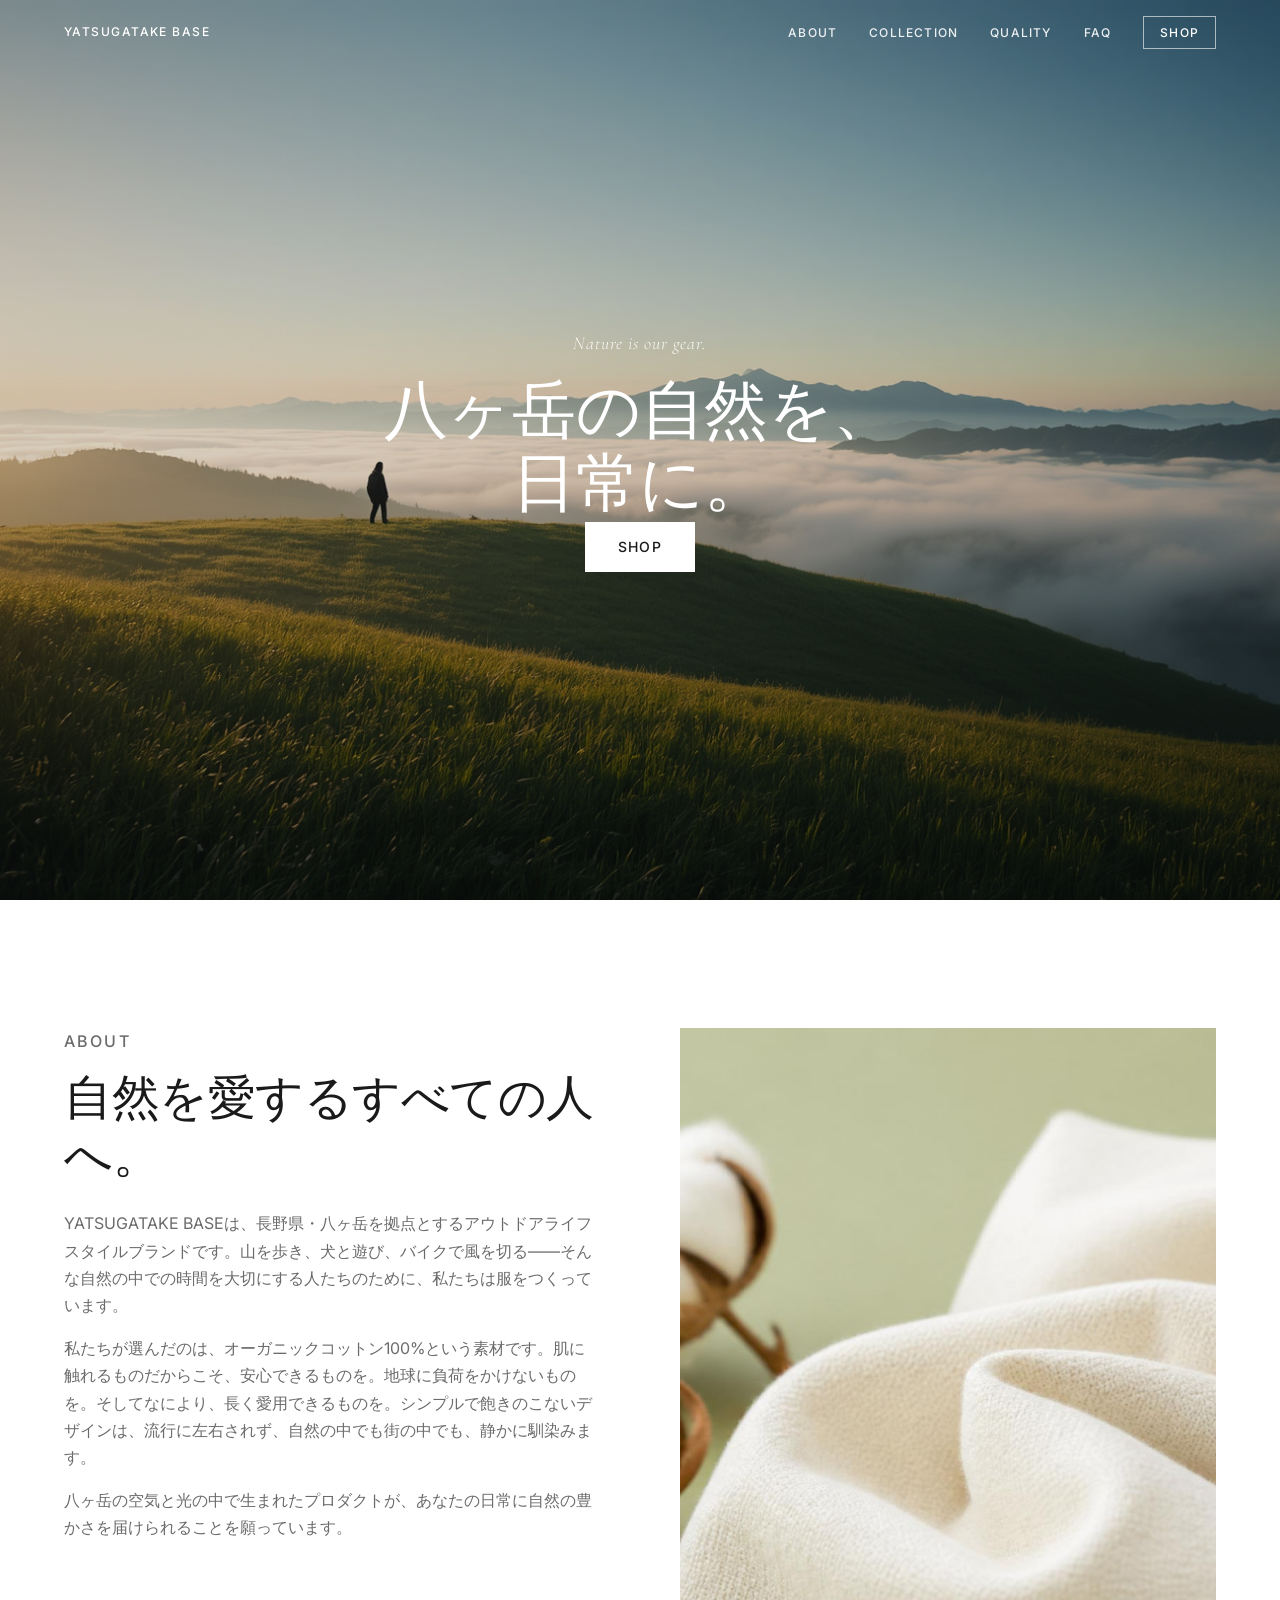
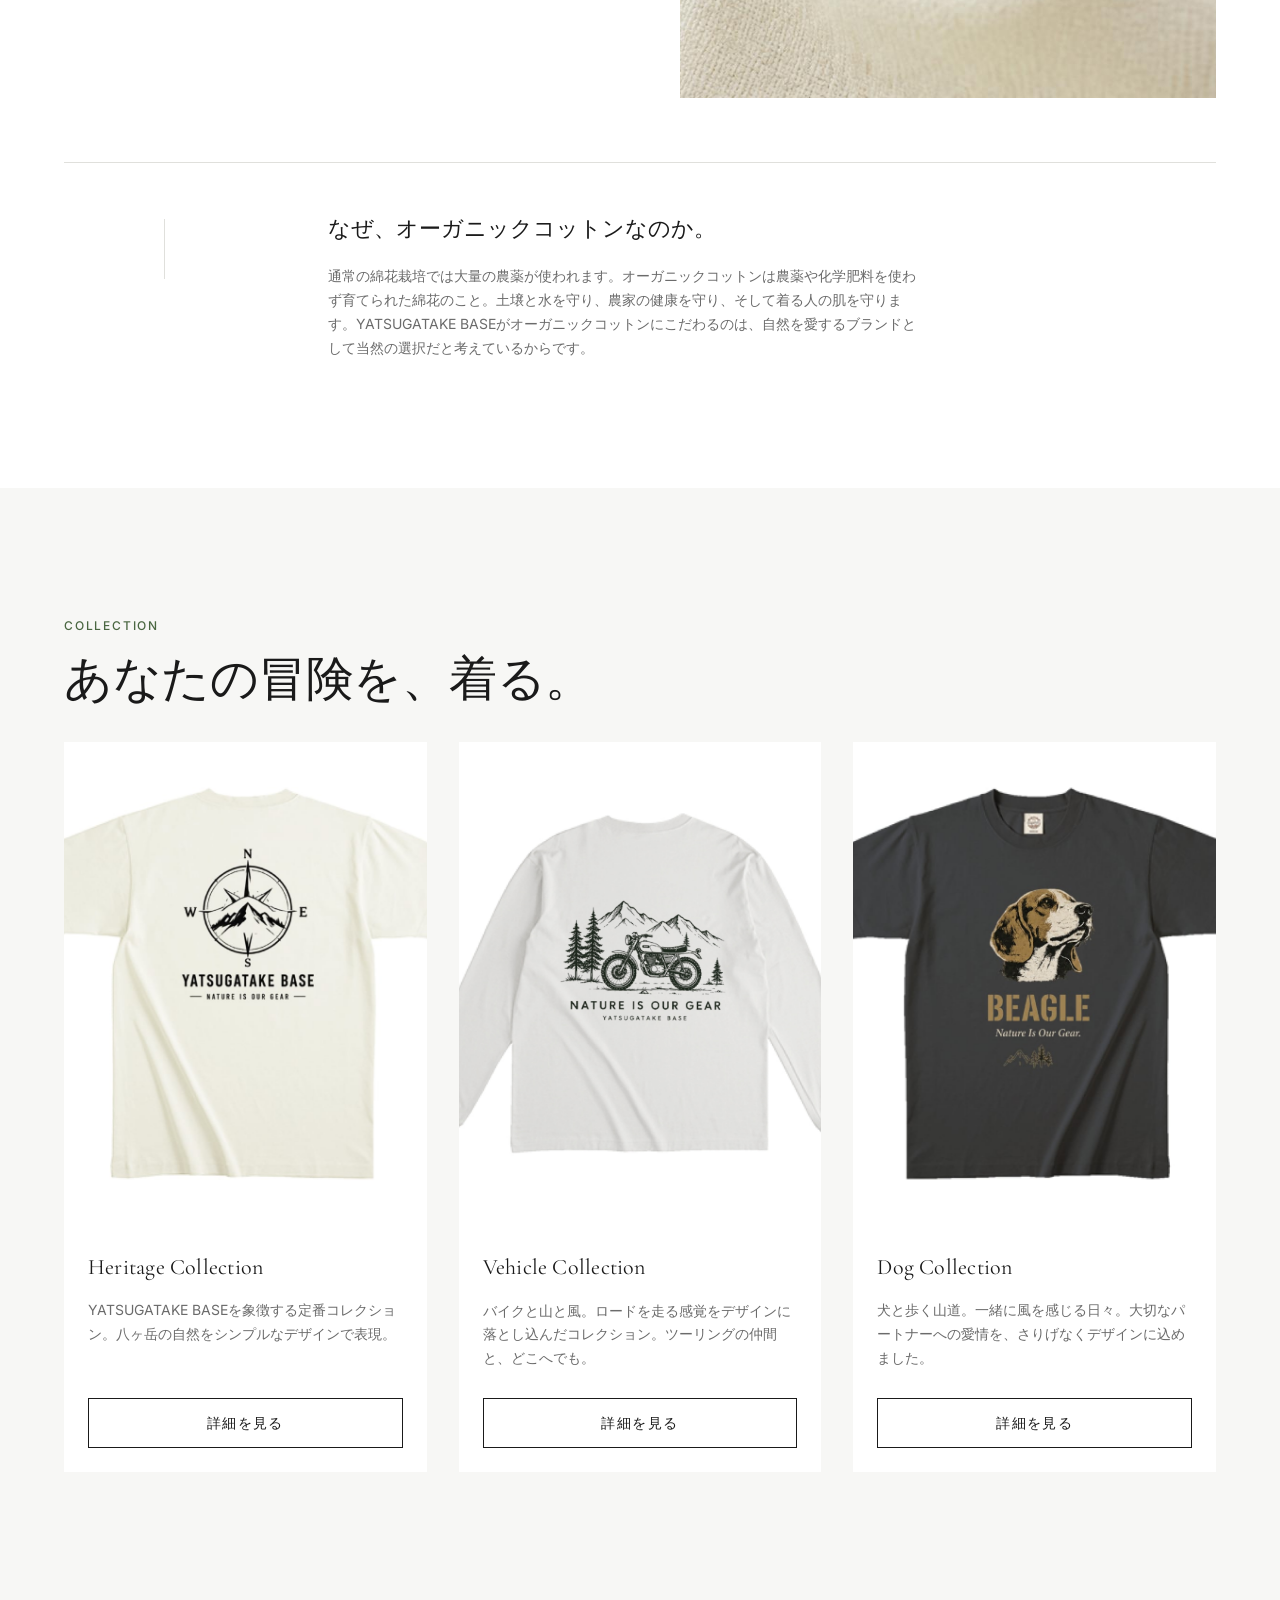
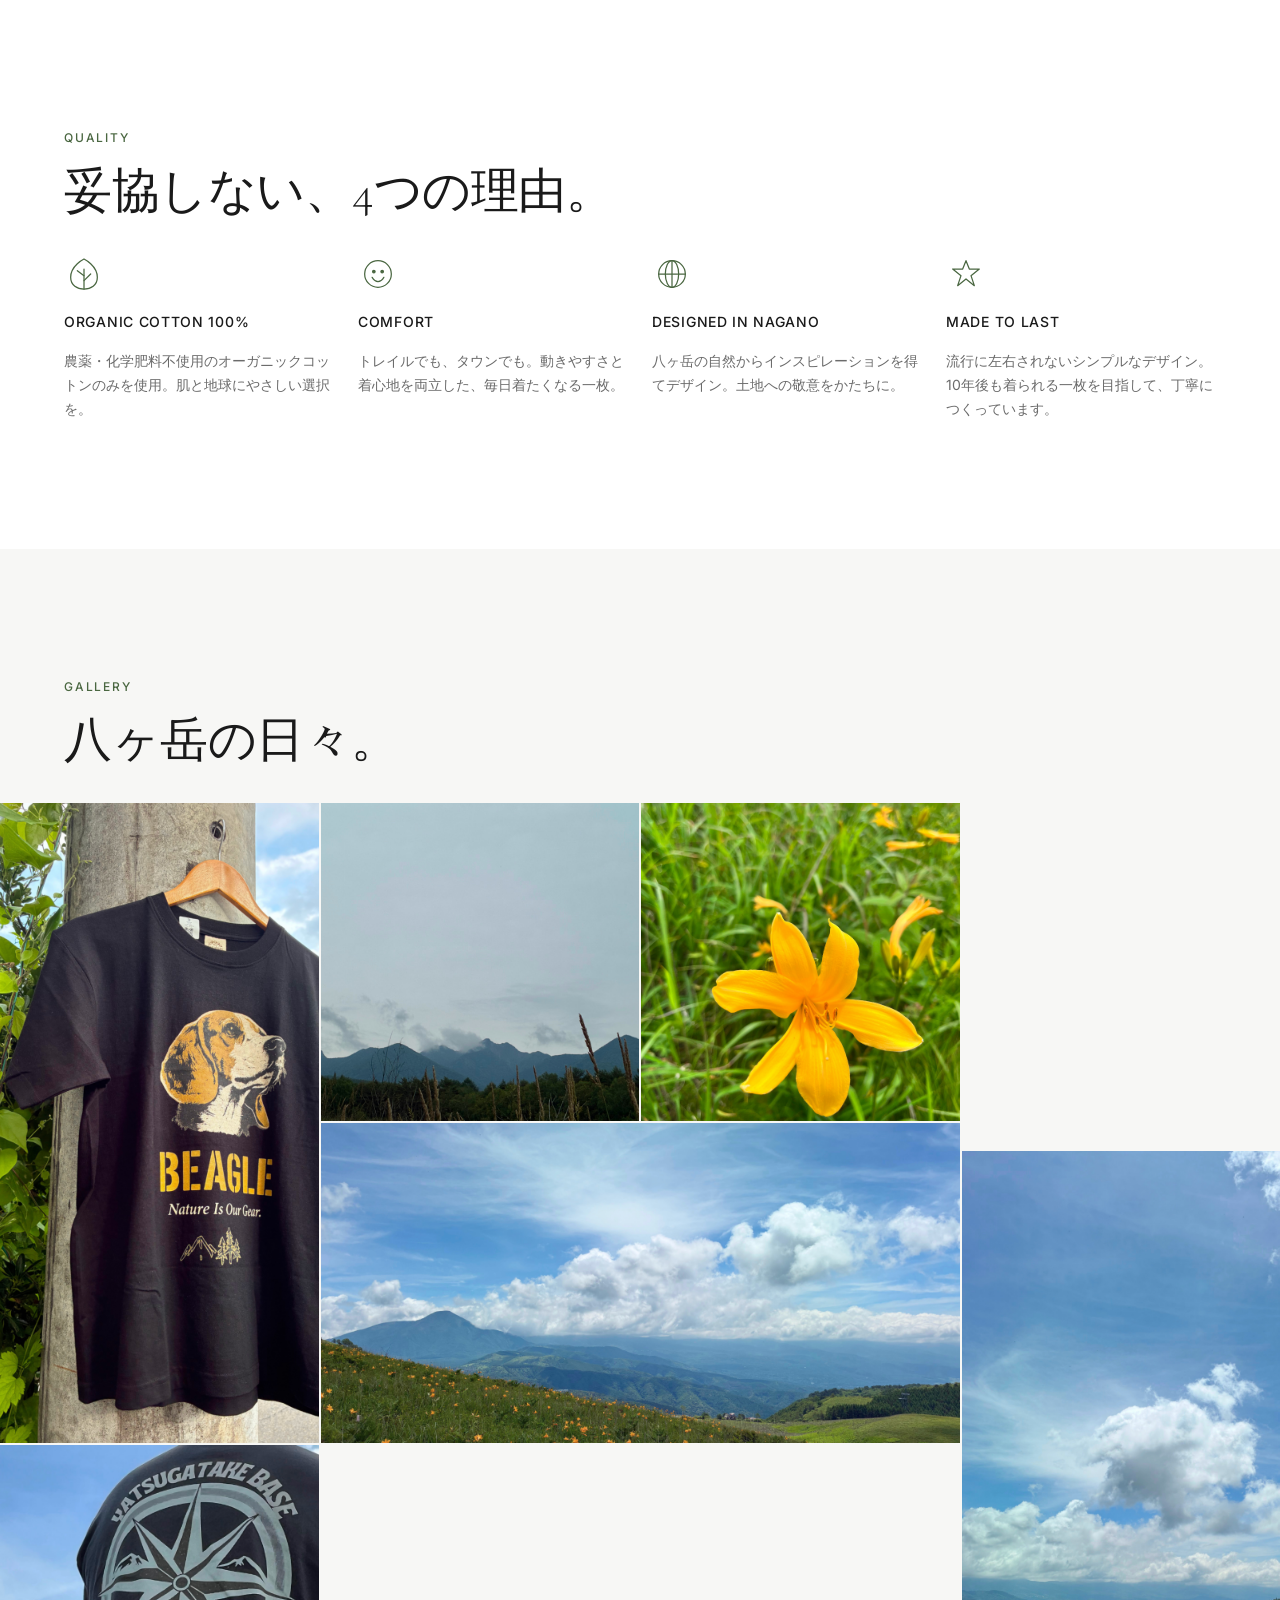
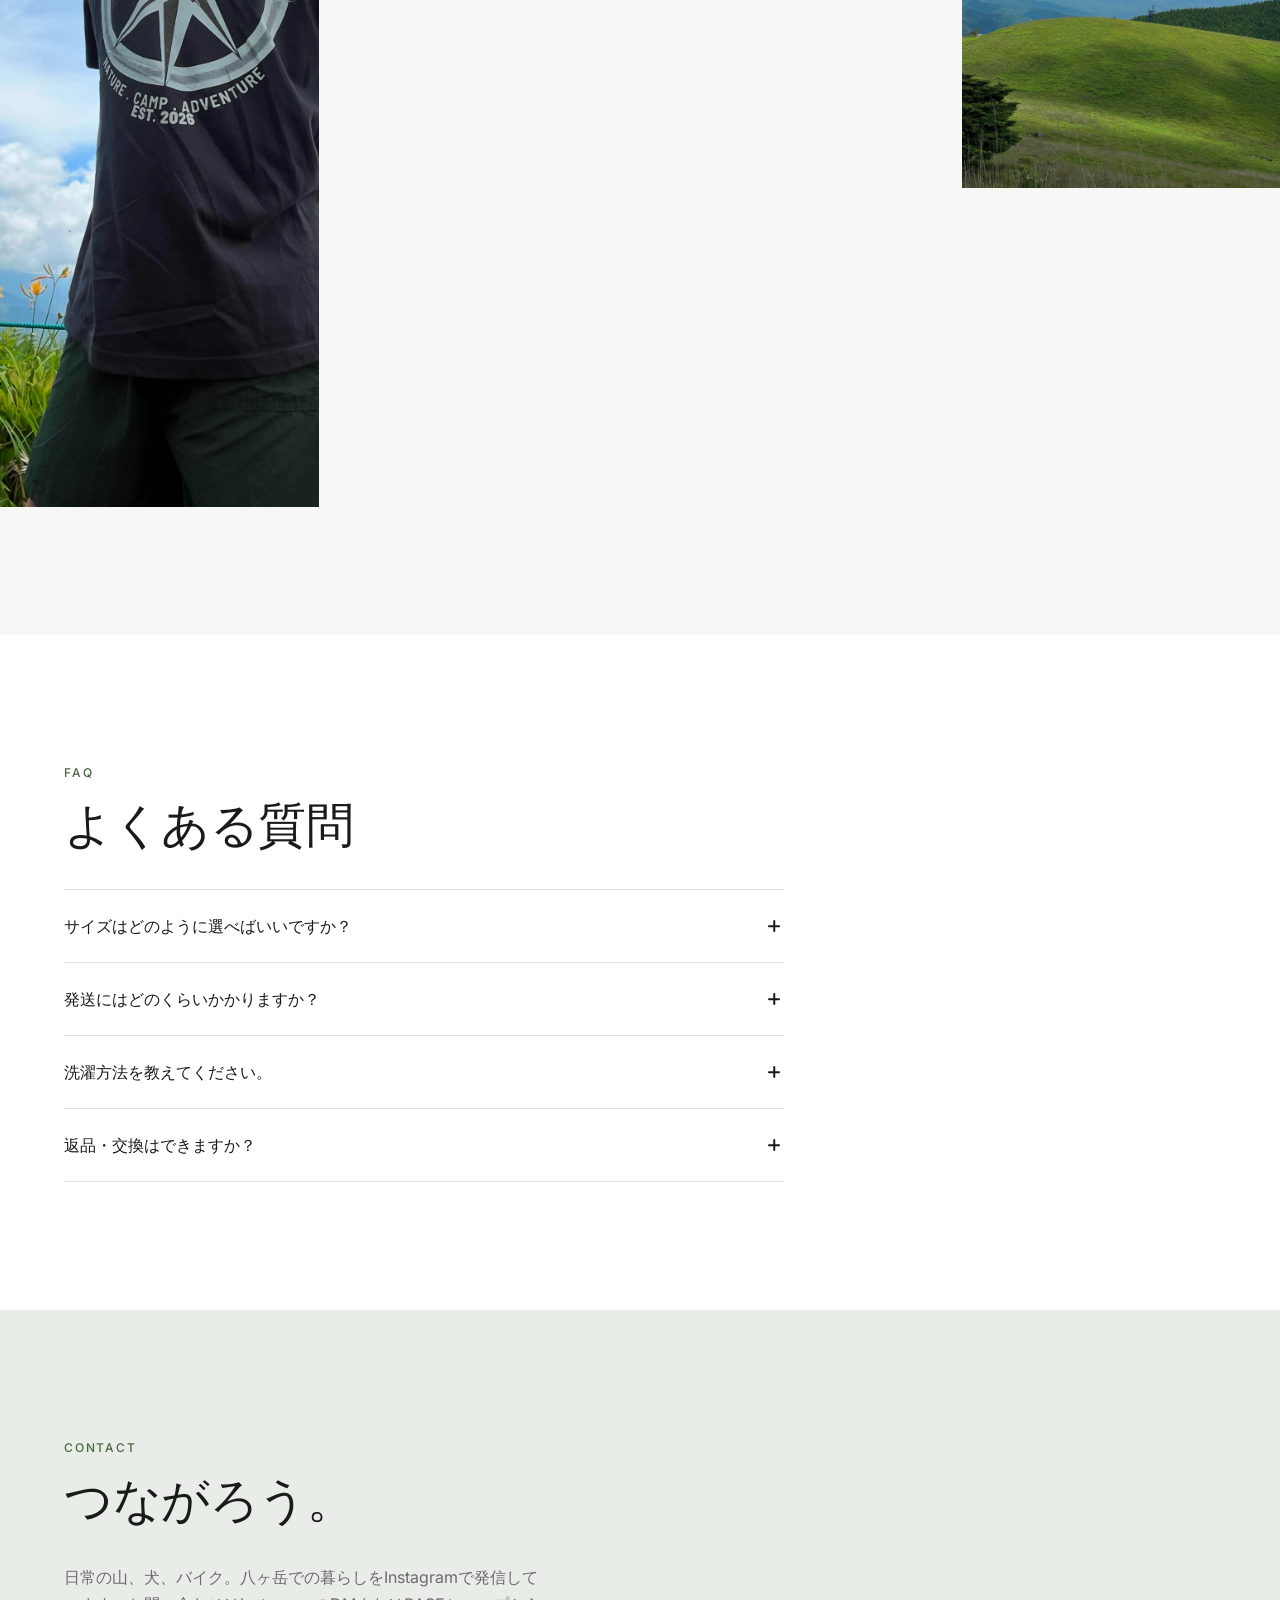
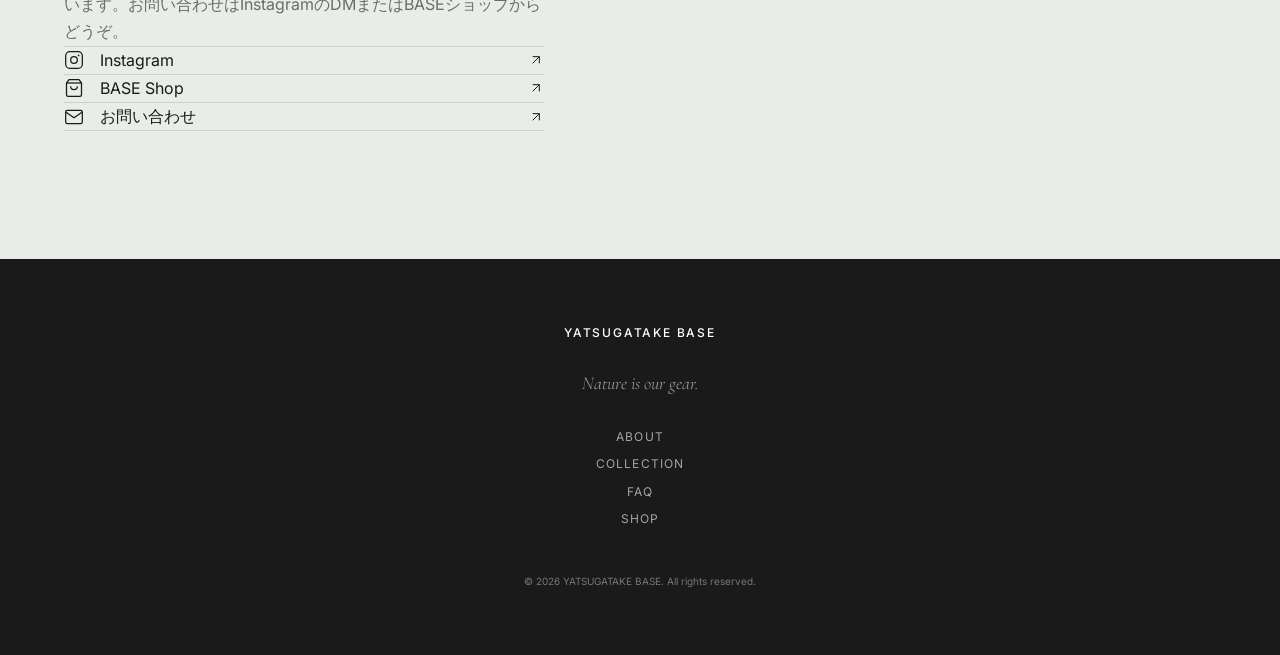
<file: index.html>
<!DOCTYPE html>
<html lang="ja">
<head>
  <meta charset="UTF-8">
  <meta name="viewport" content="width=device-width, initial-scale=1.0">
  
  <!-- Google Search Console -->
  <meta name="google-site-verification" content="qHilZ-xT5h7CHuc9KNuH-vCm6bvmGzHktxObt4ee-b4" />

  <!-- SEO -->
  <title>YATSUGATAKE BASE | Nature is our gear.</title>
  <meta name="description" content="八ヶ岳の自然を日常に。オーガニックコットン100%のライフスタイルウェアブランド YATSUGATAKE BASE。山と、犬と、自然を愛する人のために。">
  <meta name="keywords" content="八ヶ岳,アウトドア,オーガニックコットン,Tシャツ,ライフスタイルブランド,長野,YATSUGATAKE BASE">
  <meta name="author" content="YATSUGATAKE BASE">

  <!-- OGP -->
  <meta property="og:title" content="YATSUGATAKE BASE | Nature is our gear.">
  <meta property="og:description" content="八ヶ岳の自然を日常に。オーガニックコットン100%のライフスタイルウェアブランド。">
  <meta property="og:type" content="website">
  <link rel="canonical" href="https://yatsugatakebase.com/">
  <meta property="og:url" content="https://yatsugatakebase.com/">

  <!-- フォント -->
  <link rel="preconnect" href="https://fonts.googleapis.com">
  <link rel="preconnect" href="https://fonts.gstatic.com" crossorigin>
  <link href="https://fonts.googleapis.com/css2?family=Cormorant+Garamond:ital,wght@0,300;0,400;1,300;1,400&family=Inter:wght@300;400;500&display=swap" rel="stylesheet">

  <!-- ファビコン -->
  <link rel="icon" type="image/png" href="/favicon.png">
  <link rel="apple-touch-icon" href="/apple-touch-icon.png">

  <!-- スタイルシート -->
  <link rel="stylesheet" href="css/style.css">
</head>
<body>

  <!-- ============================================================
       ヘッダー / ナビゲーション
  ============================================================ -->
  <header class="site-header" role="banner">
    <div class="header-inner">
      <a href="/" class="logo" aria-label="YATSUGATAKE BASE トップへ">
        YATSUGATAKE BASE
      </a>
      <nav class="global-nav" aria-label="グローバルナビゲーション">
        <ul>
          <li><a href="#about">About</a></li>
          <li><a href="#collection">Collection</a></li>
          <li><a href="#quality">Quality</a></li>
          <li><a href="#faq">FAQ</a></li>
          <li>
            <a href="https://yatsubase.official.ec/items/all/" class="nav-shop-btn" target="_blank" rel="noopener noreferrer">
              Shop
            </a>
          </li>
        </ul>
      </nav>
      <!-- モバイルメニューボタン -->
      <button class="menu-toggle" aria-label="メニューを開く" aria-expanded="false" aria-controls="mobile-menu">
        <span></span>
        <span></span>
      </button>
    </div>
    <!-- モバイルメニュー -->
    <nav class="mobile-menu" id="mobile-menu" aria-label="モバイルナビゲーション" aria-hidden="true">
      <ul>
        <li><a href="#about">About</a></li>
        <li><a href="#collection">Collection</a></li>
        <li><a href="#quality">Quality</a></li>
        <li><a href="#faq">FAQ</a></li>
        <li><a href="https://yatsubase.official.ec/items/all/" target="_blank" rel="noopener noreferrer">Shop</a></li>
      </ul>
    </nav>
  </header>

  <main>

    <!-- ============================================================
         ① Hero
    ============================================================ -->
    <section class="hero" aria-label="メインビジュアル">
      <!-- 実際の運用では <img> タグに差し替えてください -->
      <div class="hero-image">
        <img src="images/hero.jpg" alt="八ヶ岳の雄大な自然の風景" loading="eager">
        <div class="hero-overlay" aria-hidden="true"></div>
      </div>
      <div class="hero-content">
        <p class="hero-tagline">Nature is our gear.</p>
        <h1 class="hero-heading">八ヶ岳の自然を、<br>日常に。</h1>
        <a href="https://yatsubase.official.ec/items/all/" class="btn btn-primary" target="_blank" rel="noopener noreferrer">
          SHOP
        </a>
      </div>
    </section>

    <!-- ============================================================
         ② About
    ============================================================ -->
    <section class="section about" id="about" aria-labelledby="about-heading">
      <div class="container">
        <div class="about-grid">
          <div class="about-text reveal">
            <p class="section-label">About</p>
            <h2 id="about-heading">自然を愛するすべての人へ。</h2>
            <p>YATSUGATAKE BASEは、長野県・八ヶ岳を拠点とするアウトドアライフスタイルブランドです。山を歩き、犬と遊び、バイクで風を切る——そんな自然の中での時間を大切にする人たちのために、私たちは服をつくっています。</p>
            <p>私たちが選んだのは、オーガニックコットン100%という素材です。肌に触れるものだからこそ、安心できるものを。地球に負荷をかけないものを。そしてなにより、長く愛用できるものを。シンプルで飽きのこないデザインは、流行に左右されず、自然の中でも街の中でも、静かに馴染みます。</p>
            <p>八ヶ岳の空気と光の中で生まれたプロダクトが、あなたの日常に自然の豊かさを届けられることを願っています。</p>
          </div>
          <div class="about-image reveal">
            <img src="images/AboutCotton.jpg" alt="オーガニックコットン100%の素材" loading="lazy">
          </div>
        </div>

        <!-- オーガニックコットンについて -->
        <div class="about-organic reveal">
          <div class="organic-line" aria-hidden="true"></div>
          <div class="organic-content">
            <h3>なぜ、オーガニックコットンなのか。</h3>
            <p>通常の綿花栽培では大量の農薬が使われます。オーガニックコットンは農薬や化学肥料を使わず育てられた綿花のこと。土壌と水を守り、農家の健康を守り、そして着る人の肌を守ります。YATSUGATAKE BASEがオーガニックコットンにこだわるのは、自然を愛するブランドとして当然の選択だと考えているからです。</p>
          </div>
        </div>
      </div>
    </section>

    <!-- ============================================================
         ③ Collection
    ============================================================ -->
    <section class="section collection" id="collection" aria-labelledby="collection-heading">
      <div class="container">
        <p class="section-label reveal">Collection</p>
        <h2 id="collection-heading" class="reveal">あなたの冒険を、着る。</h2>
        <div class="collection-grid">

          <!-- Heritage Collection -->
          <article class="collection-card reveal">
            <div class="card-image">
              <img src="images/HeritageCollectionTee.jpg" alt="Heritage Collection Tシャツ。八ヶ岳の自然をモチーフにしたデザイン" loading="lazy">
            </div>
            <div class="card-body">
              <h3>Heritage Collection</h3>
              <p>YATSUGATAKE BASEを象徴する定番コレクション。八ヶ岳の自然をシンプルなデザインで表現。</p>
              <a href="https://yatsubase.official.ec/categories/7392181" class="btn btn-ghost" target="_blank" rel="noopener noreferrer">
                詳細を見る
              </a>
            </div>
          </article>

          <!-- Vehicle Collection -->
          <article class="collection-card reveal">
            <div class="card-image">
              <img src="images/VehicleCollectionTee.jpg" alt="Vehicle Collection Tシャツ。車やバイクをモチーフにしたデザイン" loading="lazy">
            </div>
            <div class="card-body">
              <h3>Vehicle Collection</h3>
              <p>バイクと山と風。ロードを走る感覚をデザインに落とし込んだコレクション。ツーリングの仲間と、どこへでも。</p>
              <a href="https://yatsubase.official.ec/categories/7393930" class="btn btn-ghost" target="_blank" rel="noopener noreferrer">
                詳細を見る
              </a>
            </div>
          </article>

          <!-- Dog Collection -->
          <article class="collection-card reveal">
            <div class="card-image">
              <img src="images/DogCollectionTee.jpg" alt="Dog Collection Tシャツ。犬をモチーフにしたデザイン" loading="lazy">
            </div>
            <div class="card-body">
              <h3>Dog Collection</h3>
              <p>犬と歩く山道。一緒に風を感じる日々。大切なパートナーへの愛情を、さりげなくデザインに込めました。</p>
              <a href="https://yatsubase.official.ec/categories/7392192" class="btn btn-ghost" target="_blank" rel="noopener noreferrer">
                詳細を見る
              </a>
            </div>
          </article>

        </div>
      </div>
    </section>

    <!-- ============================================================
         ④ Quality
    ============================================================ -->
    <section class="section quality" id="quality" aria-labelledby="quality-heading">
      <div class="container">
        <p class="section-label reveal">Quality</p>
        <h2 id="quality-heading" class="reveal">妥協しない、4つの理由。</h2>
        <ul class="quality-grid" role="list">

          <li class="quality-item reveal">
            <div class="quality-icon" aria-hidden="true">
              <!-- 葉のアイコン -->
              <svg viewBox="0 0 48 48" fill="none" stroke="currentColor" stroke-width="1.5" stroke-linecap="round" stroke-linejoin="round">
                <path d="M24 6 C24 6 8 14 8 28 C8 38 16 42 24 42 C32 42 40 38 40 28 C40 14 24 6 24 6 Z"/>
                <path d="M24 42 L24 18"/>
                <path d="M24 26 L16 20"/>
                <path d="M24 32 L32 24"/>
              </svg>
            </div>
            <h3>Organic Cotton 100%</h3>
            <p>農薬・化学肥料不使用のオーガニックコットンのみを使用。肌と地球にやさしい選択を。</p>
          </li>

          <li class="quality-item reveal">
            <div class="quality-icon" aria-hidden="true">
              <!-- 快適さのアイコン -->
              <svg viewBox="0 0 48 48" fill="none" stroke="currentColor" stroke-width="1.5" stroke-linecap="round" stroke-linejoin="round">
                <circle cx="24" cy="24" r="16"/>
                <path d="M17 28 C17 28 20 33 24 33 C28 33 31 28 31 28"/>
                <circle cx="19" cy="21" r="1.5" fill="currentColor"/>
                <circle cx="29" cy="21" r="1.5" fill="currentColor"/>
              </svg>
            </div>
            <h3>Comfort</h3>
            <p>トレイルでも、タウンでも。動きやすさと着心地を両立した、毎日着たくなる一枚。</p>
          </li>

          <li class="quality-item reveal">
            <div class="quality-icon" aria-hidden="true">
              <!-- 日本製デザインアイコン -->
              <svg viewBox="0 0 48 48" fill="none" stroke="currentColor" stroke-width="1.5" stroke-linecap="round" stroke-linejoin="round">
                <circle cx="24" cy="24" r="16"/>
                <line x1="24" y1="8" x2="24" y2="40"/>
                <line x1="8" y1="24" x2="40" y2="24"/>
                <ellipse cx="24" cy="24" rx="8" ry="16"/>
              </svg>
            </div>
            <h3>Designed in Nagano</h3>
            <p>八ヶ岳の自然からインスピレーションを得てデザイン。土地への敬意をかたちに。</p>
          </li>

          <li class="quality-item reveal">
            <div class="quality-icon" aria-hidden="true">
              <!-- 耐久性のアイコン -->
              <svg viewBox="0 0 48 48" fill="none" stroke="currentColor" stroke-width="1.5" stroke-linecap="round" stroke-linejoin="round">
                <path d="M24 8 L28 18 L40 18 L30 26 L34 38 L24 30 L14 38 L18 26 L8 18 L20 18 Z"/>
              </svg>
            </div>
            <h3>Made to Last</h3>
            <p>流行に左右されないシンプルなデザイン。10年後も着られる一枚を目指して、丁寧につくっています。</p>
          </li>

        </ul>
      </div>
    </section>

    <!-- ============================================================
         ⑤ Gallery
    ============================================================ -->
    <section class="section gallery" id="gallery" aria-labelledby="gallery-heading">
      <div class="container">
        <p class="section-label reveal">Gallery</p>
        <h2 id="gallery-heading" class="reveal">八ヶ岳の日々。</h2>
      </div>
      <!-- ギャラリーグリッド（端まで広げるためcontainerの外 -->
      <div class="gallery-grid reveal" role="list">

        <div class="gallery-item gallery-item--tall" role="listitem">
          <img src="images/01.png" alt="ビーグルTee" loading="lazy">
        </div>

        <div class="gallery-item" role="listitem">
          <img src="images/02.png" alt="曇りのyatsugatake" loading="lazy">
        </div>

        <div class="gallery-item" role="listitem">
          <img src="images/03.png" alt="ニッコウキスゲ" loading="lazy">
        </div>

        <div class="gallery-item gallery-item--wide" role="listitem">
          <img src="images/04.png" alt="八ヶ岳とニッコウキスゲ" loading="lazy">
        </div>

        <div class="gallery-item gallery-item--tall" role="listitem">
        　<img src="images/05.png" alt="高原" loading="lazy">
        </div>

        <div class="gallery-item gallery-item--tall" role="listitem">
          <img src="images/06.png" alt="yatsugatakebaseTee" loading="lazy">
        </div>

      </div>
    </section>

    <!-- ============================================================
         ⑥ FAQ
    ============================================================ -->
    <section class="section faq" id="faq" aria-labelledby="faq-heading">
      <div class="container">
        <p class="section-label reveal">FAQ</p>
        <h2 id="faq-heading" class="reveal">よくある質問</h2>
        <dl class="faq-list reveal">

          <div class="faq-item">
            <dt>
              <button class="faq-question" aria-expanded="false" aria-controls="faq-answer-1">
                サイズはどのように選べばいいですか？
                <span class="faq-icon" aria-hidden="true"></span>
              </button>
            </dt>
            <dd class="faq-answer" id="faq-answer-1" hidden>
              <p>商品ページに各アイテムのサイズ表（着丈・身幅・肩幅・袖丈）を記載しています。YATSUGATAKE BASEのTシャツは若干小さめです。普段のサイズより1サイズ大きめをお選びいただくか、実寸をご確認の上ご注文ください。迷われた場合はお気軽にInstagramのDMまたはBASEのメッセージ機能でご相談ください。</p>
            </dd>
          </div>

          <div class="faq-item">
            <dt>
              <button class="faq-question" aria-expanded="false" aria-controls="faq-answer-2">
                発送にはどのくらいかかりますか？
                <span class="faq-icon" aria-hidden="true"></span>
              </button>
            </dt>
            <dd class="faq-answer" id="faq-answer-2" hidden>
              <p>通常ご注文から１週間ほどで発送いたします。オンラインショップの商品はすべて受注生産のためご注文から発送までお時間をいただいております。</p>
            </dd>
          </div>

          <div class="faq-item">
            <dt>
              <button class="faq-question" aria-expanded="false" aria-controls="faq-answer-3">
                洗濯方法を教えてください。
                <span class="faq-icon" aria-hidden="true"></span>
              </button>
            </dt>
            <dd class="faq-answer" id="faq-answer-3" hidden>
              <p>洗濯機使用可能です（ネットに入れて洗濯機の弱水流またはデリケートコースを推奨）。30℃以下の水温で洗ってください。乾燥機のご使用は縮みの原因となるためお避けください。直射日光を避け、陰干しをお勧めします。プリント部分を裏返して洗うとより長持ちします。</p>
            </dd>
          </div>

          <div class="faq-item">
            <dt>
              <button class="faq-question" aria-expanded="false" aria-controls="faq-answer-4">
                返品・交換はできますか？
                <span class="faq-icon" aria-hidden="true"></span>
              </button>
            </dt>
            <dd class="faq-answer" id="faq-answer-4" hidden>
              <p>基本的にお客様ご理由でのキャンセル、返品交換は承っておりません。お届け商品に不備があった際は商品到着後7日間まで返品交換の対応を承ります。</p>
            </dd>
          </div>
 <!-- ============================================================
          <div class="faq-item">
            <dt>
              <button class="faq-question" aria-expanded="false" aria-controls="faq-answer-5">
                オーガニックコットンの認証はありますか？
                <span class="faq-icon" aria-hidden="true"></span>
              </button>
            </dt>
            <dd class="faq-answer" id="faq-answer-5" hidden>
              <p>使用するオーガニックコットンは、国際的な有機農業基準に基づいて生産されたものを使用しています。素材の詳細については、随時ブログやSNSでもお伝えしていきます。</p>
            </dd>
          </div>
 ============================================================ -->
        </dl>
      </div>
    </section>

    <!-- ============================================================
         ⑦ Contact
    ============================================================ -->
    <section class="section contact" id="contact" aria-labelledby="contact-heading">
      <div class="container">
        <p class="section-label reveal">Contact</p>
        <h2 id="contact-heading" class="reveal">つながろう。</h2>
        <p class="contact-desc reveal">日常の山、犬、バイク。八ヶ岳での暮らしをInstagramで発信しています。お問い合わせはInstagramのDMまたはBASEショップからどうぞ。</p>

        <ul class="contact-links reveal" role="list">
          <li>
            <a href="https://www.instagram.com/yatsugatake_base2026" class="contact-link" target="_blank" rel="noopener noreferrer" aria-label="Instagram（外部リンク）">
              <svg class="contact-link-icon" viewBox="0 0 24 24" fill="none" stroke="currentColor" stroke-width="1.5" aria-hidden="true">
                <rect x="2" y="2" width="20" height="20" rx="5" ry="5"/>
                <circle cx="12" cy="12" r="4"/>
                <circle cx="17.5" cy="6.5" r="1" fill="currentColor" stroke="none"/>
              </svg>
              <span>Instagram</span>
              <svg class="contact-link-arrow" viewBox="0 0 24 24" fill="none" stroke="currentColor" stroke-width="1.5" aria-hidden="true">
                <path d="M7 17L17 7M17 7H7M17 7V17"/>
              </svg>
            </a>
          </li>
          <li>
            <a href="https://yatsubase.official.ec/" class="contact-link" target="_blank" rel="noopener noreferrer" aria-label="BASEショップ（外部リンク）">
              <svg class="contact-link-icon" viewBox="0 0 24 24" fill="none" stroke="currentColor" stroke-width="1.5" aria-hidden="true">
                <path d="M6 2L3 6v14a2 2 0 002 2h14a2 2 0 002-2V6l-3-4z"/>
                <line x1="3" y1="6" x2="21" y2="6"/>
                <path d="M16 10a4 4 0 01-8 0"/>
              </svg>
              <span>BASE Shop</span>
              <svg class="contact-link-arrow" viewBox="0 0 24 24" fill="none" stroke="currentColor" stroke-width="1.5" aria-hidden="true">
                <path d="M7 17L17 7M17 7H7M17 7V17"/>
              </svg>
            </a>
          </li>
          <li>
            <a href="mailto:yatsugatakebase2026@gmail.com" class="contact-link" aria-label="メールでお問い合わせ">
              <svg class="contact-link-icon" viewBox="0 0 24 24" fill="none" stroke="currentColor" stroke-width="1.5" aria-hidden="true">
                <path d="M4 4h16c1.1 0 2 .9 2 2v12c0 1.1-.9 2-2 2H4c-1.1 0-2-.9-2-2V6c0-1.1.9-2 2-2z"/>
                <polyline points="22,6 12,13 2,6"/>
              </svg>
              <span>お問い合わせ</span>
              <svg class="contact-link-arrow" viewBox="0 0 24 24" fill="none" stroke="currentColor" stroke-width="1.5" aria-hidden="true">
                <path d="M7 17L17 7M17 7H7M17 7V17"/>
              </svg>
            </a>
          </li>
        </ul>
      </div>
    </section>

  </main>

  <!-- ============================================================
       フッター
  ============================================================ -->
  <footer class="site-footer" role="contentinfo">
    <div class="container">
      <div class="footer-inner">
        <p class="footer-logo">YATSUGATAKE BASE</p>
        <p class="footer-tagline">Nature is our gear.</p>
        <nav aria-label="フッターナビゲーション">
          <ul class="footer-nav">
            <li><a href="#about">About</a></li>
            <li><a href="#collection">Collection</a></li>
            <li><a href="#faq">FAQ</a></li>
            <li><a href="https://yatsubase.official.ec/items/all/" target="_blank" rel="noopener noreferrer">Shop</a></li>
          </ul>
        </nav>
        <p class="footer-copy">
          <small>© 2026 YATSUGATAKE BASE. All rights reserved.</small>
        </p>
      </div>
    </div>
  </footer>

  <!-- JavaScript -->
  <script src="js/main.js"></script>
</body>
</html>
</file>
<file: css/style.css>
/* ============================================================
   YATSUGATAKE BASE â€” Brand Site Stylesheet
   Design: Mobile-first, minimal, nature-inspired
   ============================================================ */

/* ============================================================
   Custom Properties (ãƒ‡ã‚¶ã‚¤ãƒ³ãƒˆãƒ¼ã‚¯ãƒ³)
============================================================ */
:root {
  /* Color */
  --color-white:      #FFFFFF;
  --color-off-white:  #F7F7F5;
  --color-ink:        #1A1A1A;
  --color-stone:      #6B6B6B;
  --color-sage:       #4A6741;
  --color-sage-light: #E8EDE7;
  --color-border:     #E0E0DC;

  /* Typography */
  --font-display: 'Cormorant Garamond', Georgia, serif;
  --font-body:    'Inter', -apple-system, BlinkMacSystemFont, sans-serif;

  /* Type scale */
  --text-xs:   0.75rem;   /* 12px */
  --text-sm:   0.875rem;  /* 14px */
  --text-base: 1rem;      /* 16px */
  --text-lg:   1.125rem;  /* 18px */
  --text-xl:   1.375rem;  /* 22px */
  --text-2xl:  1.75rem;   /* 28px */
  --text-3xl:  2.25rem;   /* 36px */
  --text-4xl:  3rem;      /* 48px */
  --text-5xl:  4rem;      /* 64px */

  /* Spacing */
  --space-1:   0.25rem;
  --space-2:   0.5rem;
  --space-3:   0.75rem;
  --space-4:   1rem;
  --space-6:   1.5rem;
  --space-8:   2rem;
  --space-12:  3rem;
  --space-16:  4rem;
  --space-20:  5rem;
  --space-24:  6rem;
  --space-32:  8rem;

  /* Layout */
  --max-width: 1200px;
  --header-h:  64px;

  /* Transition */
  --ease: cubic-bezier(0.4, 0, 0.2, 1);
}

/* ============================================================
   Reset & Base
============================================================ */
*, *::before, *::after {
  box-sizing: border-box;
  margin: 0;
  padding: 0;
}

html {
  font-size: 16px;
  scroll-behavior: smooth;
  -webkit-text-size-adjust: 100%;
}

body {
  font-family: var(--font-body);
  font-size: var(--text-base);
  line-height: 1.7;
  color: var(--color-ink);
  background-color: var(--color-white);
  -webkit-font-smoothing: antialiased;
  -moz-osx-font-smoothing: grayscale;
}

/* ã‚¢ã‚¯ã‚»ã‚·ãƒ“ãƒªãƒ†ã‚£: ãƒ•ã‚©ãƒ¼ã‚«ã‚¹è¡¨ç¤º */
:focus-visible {
  outline: 2px solid var(--color-sage);
  outline-offset: 3px;
}

/* ãƒªãƒ³ã‚¯ */
a {
  color: inherit;
  text-decoration: none;
}

/* ãƒªã‚¹ãƒˆ */
ul, ol {
  list-style: none;
}

/* ç”»åƒ */
img {
  max-width: 100%;
  height: auto;
  display: block;
}

/* SVG */
svg {
  display: block;
}

/* ãƒ¢ãƒ¼ã‚·ãƒ§ãƒ³è»½æ¸›è¨­å®š */
@media (prefers-reduced-motion: reduce) {
  html { scroll-behavior: auto; }
  *, *::before, *::after {
    animation-duration: 0.01ms !important;
    transition-duration: 0.01ms !important;
  }
}

/* ============================================================
   ãƒ¬ã‚¤ã‚¢ã‚¦ãƒˆå…±é€š
============================================================ */
.container {
  width: 100%;
  max-width: var(--max-width);
  margin: 0 auto;
  padding: 0 var(--space-6);
}

.section {
  padding: var(--space-20) 0;
}

/* ã‚»ã‚¯ã‚·ãƒ§ãƒ³ãƒ©ãƒ™ãƒ«ï¼ˆå°ã•ã„å¤§æ–‡å­—ã®ã‚­ãƒ£ãƒ—ã‚·ãƒ§ãƒ³ï¼‰ */
.section-label {
  font-family: var(--font-body);
  font-size: var(--text-xs);
  font-weight: 500;
  letter-spacing: 0.15em;
  text-transform: uppercase;
  color: var(--color-sage);
  margin-bottom: var(--space-4);
}

/* ã‚»ã‚¯ã‚·ãƒ§ãƒ³è¦‹å‡ºã— */
.section h2 {
  font-family: var(--font-display);
  font-weight: 300;
  font-size: var(--text-3xl);
  line-height: 1.2;
  letter-spacing: -0.01em;
  margin-bottom: var(--space-8);
}

/* ============================================================
   ã‚¹ã‚¯ãƒ­ãƒ¼ãƒ«è¡¨ç¤ºã‚¢ãƒ‹ãƒ¡ãƒ¼ã‚·ãƒ§ãƒ³
============================================================ */
.reveal {
  opacity: 0;
  transform: translateY(20px);
  transition: opacity 0.7s var(--ease), transform 0.7s var(--ease);
}

.reveal.is-visible {
  opacity: 1;
  transform: translateY(0);
}

/* ============================================================
   ãƒœã‚¿ãƒ³
============================================================ */
.btn {
  display: inline-block;
  padding: var(--space-3) var(--space-8);
  font-family: var(--font-body);
  font-size: var(--text-sm);
  font-weight: 500;
  letter-spacing: 0.1em;
  text-transform: uppercase;
  border: 1px solid transparent;
  cursor: pointer;
  transition: background-color 0.2s var(--ease),
              color 0.2s var(--ease),
              border-color 0.2s var(--ease);
  text-align: center;
}

/* ãƒ—ãƒ©ã‚¤ãƒžãƒªï¼ˆç™½æ–‡å­—ãƒ»å¡—ã‚Šï¼‰ */
.btn-primary {
  background-color: var(--color-white);
  color: var(--color-ink);
  border-color: var(--color-white);
}

.btn-primary:hover {
  background-color: transparent;
  color: var(--color-white);
}

/* ã‚´ãƒ¼ã‚¹ãƒˆï¼ˆæž ç·šã®ã¿ï¼‰ */
.btn-ghost {
  background-color: transparent;
  color: var(--color-ink);
  border-color: var(--color-ink);
}

.btn-ghost:hover {
  background-color: var(--color-ink);
  color: var(--color-white);
}

/* ============================================================
   ãƒ˜ãƒƒãƒ€ãƒ¼
============================================================ */
.site-header {
  position: fixed;
  top: 0;
  left: 0;
  right: 0;
  z-index: 100;
  background-color: transparent;
  transition: background-color 0.3s var(--ease),
              box-shadow 0.3s var(--ease);
}

/* ã‚¹ã‚¯ãƒ­ãƒ¼ãƒ«å¾Œã«ãƒ˜ãƒƒãƒ€ãƒ¼ã«èƒŒæ™¯ã‚’ã¤ã‘ã‚‹ï¼ˆJSã§åˆ¶å¾¡ï¼‰ */
.site-header.is-scrolled {
  background-color: rgba(255, 255, 255, 0.96);
  box-shadow: 0 1px 0 var(--color-border);
}

.site-header.is-scrolled .logo,
.site-header.is-scrolled .global-nav a {
  color: var(--color-ink);
}

.site-header.is-scrolled .nav-shop-btn {
  border-color: var(--color-ink);
  color: var(--color-ink);
}

.header-inner {
  max-width: var(--max-width);
  margin: 0 auto;
  padding: 0 var(--space-6);
  height: var(--header-h);
  display: flex;
  align-items: center;
  justify-content: space-between;
}

/* ãƒ­ã‚´ */
.logo {
  font-family: var(--font-body);
  font-size: var(--text-xs);
  font-weight: 500;
  letter-spacing: 0.12em;
  text-transform: uppercase;
  color: var(--color-white);
  transition: color 0.3s var(--ease);
}

/* ãƒ‡ã‚¹ã‚¯ãƒˆãƒƒãƒ—ãƒŠãƒ“ */
.global-nav {
  display: none; /* ãƒ¢ãƒã‚¤ãƒ«ã§ã¯éžè¡¨ç¤º */
}

.global-nav ul {
  display: flex;
  align-items: center;
  gap: var(--space-8);
}

.global-nav a {
  font-size: var(--text-xs);
  font-weight: 500;
  letter-spacing: 0.1em;
  text-transform: uppercase;
  color: rgba(255, 255, 255, 0.9);
  transition: color 0.2s var(--ease);
}

.global-nav a:hover {
  color: var(--color-white);
}

/* ã‚·ãƒ§ãƒƒãƒ—ãƒœã‚¿ãƒ³ï¼ˆãƒ˜ãƒƒãƒ€ãƒ¼å†…ï¼‰ */
.nav-shop-btn {
  padding: var(--space-2) var(--space-4);
  border: 1px solid rgba(255, 255, 255, 0.6);
  color: var(--color-white) !important;
  transition: background-color 0.2s var(--ease),
              border-color 0.2s var(--ease) !important;
}

.nav-shop-btn:hover {
  background-color: rgba(255, 255, 255, 0.15) !important;
  border-color: var(--color-white) !important;
}

/* ãƒãƒ³ãƒãƒ¼ã‚¬ãƒ¼ãƒ¡ãƒ‹ãƒ¥ãƒ¼ãƒœã‚¿ãƒ³ */
.menu-toggle {
  display: flex;
  flex-direction: column;
  justify-content: center;
  gap: 5px;
  width: 32px;
  height: 32px;
  background: none;
  border: none;
  cursor: pointer;
  padding: 0;
}

.menu-toggle span {
  display: block;
  width: 22px;
  height: 1.5px;
  background-color: var(--color-white);
  transition: transform 0.25s var(--ease),
              opacity 0.25s var(--ease),
              background-color 0.3s var(--ease);
}

.site-header.is-scrolled .menu-toggle span {
  background-color: var(--color-ink);
}

/* ãƒãƒ³ãƒãƒ¼ã‚¬ãƒ¼ â†’ Ã— */
.menu-toggle[aria-expanded="true"] span:first-child {
  transform: translateY(6.5px) rotate(45deg);
}

.menu-toggle[aria-expanded="true"] span:last-child {
  transform: translateY(-6.5px) rotate(-45deg);
}

/* ãƒ¢ãƒã‚¤ãƒ«ãƒ¡ãƒ‹ãƒ¥ãƒ¼ */
.mobile-menu {
  background-color: var(--color-white);
  border-top: 1px solid var(--color-border);
  overflow: hidden;
  max-height: 0;
  transition: max-height 0.35s var(--ease);
}

.mobile-menu:not([aria-hidden="true"]) {
  max-height: 400px;
}

.mobile-menu ul {
  padding: var(--space-6);
  display: flex;
  flex-direction: column;
  gap: var(--space-6);
}

.mobile-menu a {
  font-size: var(--text-sm);
  font-weight: 500;
  letter-spacing: 0.1em;
  text-transform: uppercase;
  color: var(--color-ink);
}

/* ============================================================
   â‘  Hero
============================================================ */
.hero {
  position: relative;
  height: 100svh; /* ã‚¹ãƒžãƒ›ã§æ­£ç¢ºãªãƒ“ãƒ¥ãƒ¼ãƒãƒ¼ãƒˆé«˜ã• */
  min-height: 600px;
  display: flex;
  align-items: center;
  justify-content: center;
  overflow: hidden;
}

.hero-image {
  position: absolute;
  inset: 0;
  z-index: 0;
}

.hero-image img {
  width: 100%;
  height: 100%;
  object-fit: cover;
  object-position: center;
}

.hero-placeholder {
  width: 100%;
  height: 100%;
  object-fit: cover;
}

/* å®Ÿéš›ã®å†™çœŸã«å·®ã—æ›¿ãˆã‚‹å ´åˆã¯ã“ã®ã‚¹ã‚¿ã‚¤ãƒ«ã‚’ä½¿ç”¨:
.hero-image img {
  width: 100%;
  height: 100%;
  object-fit: cover;
  object-position: center;
}
*/

/* ã‚ªãƒ¼ãƒãƒ¼ãƒ¬ã‚¤: å†™çœŸã®ä¸Šã«è–„æš—ã„å¹•ã‚’ã‹ã‘ã¦ãƒ†ã‚­ã‚¹ãƒˆã‚’èª­ã¿ã‚„ã™ã */
.hero-overlay {
  position: absolute;
  inset: 0;
  background: linear-gradient(
    to bottom,
    rgba(0, 0, 0, 0.25) 0%,
    rgba(0, 0, 0, 0.15) 50%,
    rgba(0, 0, 0, 0.4)  100%
  );
}

.hero-content {
  position: relative;
  z-index: 1;
  text-align: center;
  color: var(--color-white);
  padding: 0 var(--space-6);
}

.hero-tagline {
  font-family: var(--font-display);
  font-weight: 300;
  font-style: italic;
  font-size: var(--text-lg);
  letter-spacing: 0.05em;
  margin-bottom: var(--space-4);
  opacity: 0.9;
}

.hero-heading {
  font-family: var(--font-display);
  font-weight: 300;
  font-size: var(--text-4xl);
  line-height: 1.15;
  letter-spacing: -0.01em;
  margin-bottom: var(--space-10);
}

/* ============================================================
   â‘¡ About
============================================================ */
.about {
  background-color: var(--color-white);
}

.about-grid {
  display: grid;
  gap: var(--space-12);
  margin-bottom: var(--space-16);
}

.about-text h2 {
  margin-bottom: var(--space-6);
}

.about-text p {
  color: var(--color-stone);
  margin-bottom: var(--space-4);
  font-size: var(--text-base);
}

.about-text p:last-child {
  margin-bottom: 0;
}

.about-image {
  width: 100%;
  max-width: 480px;
  margin: 0 auto;
}

.about-image img {
  width: 100%;
  height: 100%;
  object-fit: cover;
  object-position: center;
  aspect-ratio: 4/5;
}

.image-placeholder {
  width: 100%;
  aspect-ratio: 4/5;
  overflow: hidden;
  background-color: var(--color-sage-light);
}

.image-placeholder svg {
  width: 100%;
  height: 100%;
}

/* ã‚ªãƒ¼ã‚¬ãƒ‹ãƒƒã‚¯ã‚³ãƒƒãƒˆãƒ³èª¬æ˜Ž */
.about-organic {
  border-top: 1px solid var(--color-border);
  padding-top: var(--space-12);
  display: grid;
  gap: var(--space-6);
}

.organic-line {
  display: none; /* ãƒ‡ã‚¹ã‚¯ãƒˆãƒƒãƒ—ã§ã®ã¿è¡¨ç¤º */
}

.organic-content h3 {
  font-family: var(--font-display);
  font-weight: 300;
  font-size: var(--text-xl);
  margin-bottom: var(--space-4);
}

.organic-content p {
  color: var(--color-stone);
  font-size: var(--text-sm);
  max-width: 600px;
}

/* ============================================================
   â‘¢ Collection
============================================================ */
.collection {
  background-color: var(--color-off-white);
}

.collection-grid {
  display: grid;
  gap: var(--space-8);
}

.collection-card {
  background-color: var(--color-white);
  display: flex;
  flex-direction: column;
}

.card-image {
  width: 100%;
  aspect-ratio: 3/4;
  overflow: hidden;
  background-color: var(--color-off-white);
}

.card-image img {
  width: 100%;
  height: 100%;
  object-fit: cover;
  object-position: center;
}

.card-image svg {
  width: 100%;
  height: 100%;
}

.card-body {
  padding: var(--space-6);
  display: flex;
  flex-direction: column;
  gap: var(--space-3);
  flex: 1;
}

.card-body h3 {
  font-family: var(--font-display);
  font-weight: 400;
  font-size: var(--text-xl);
  letter-spacing: 0.01em;
}

.card-body p {
  font-size: var(--text-sm);
  color: var(--color-stone);
  line-height: 1.7;
  flex: 1;
  margin-bottom: var(--space-4);
}

/* ============================================================
   â‘£ Quality
============================================================ */
.quality {
  background-color: var(--color-white);
}

.quality-grid {
  display: grid;
  grid-template-columns: 1fr 1fr;
  gap: var(--space-8) var(--space-6);
}

.quality-item {
  display: flex;
  flex-direction: column;
  gap: var(--space-4);
}

.quality-icon {
  width: 40px;
  height: 40px;
  color: var(--color-sage);
}

.quality-icon svg {
  width: 40px;
  height: 40px;
}

.quality-item h3 {
  font-family: var(--font-body);
  font-weight: 500;
  font-size: var(--text-sm);
  letter-spacing: 0.05em;
  text-transform: uppercase;
}

.quality-item p {
  font-size: var(--text-sm);
  color: var(--color-stone);
  line-height: 1.7;
}

/* ============================================================
   â‘¤ Gallery
============================================================ */
.gallery {
  background-color: var(--color-off-white);
  padding-bottom: 0;
}

.gallery .container {
  margin-bottom: var(--space-8);
}

.gallery-grid {
  display: grid;
  grid-template-columns: repeat(2, 1fr);
  gap: 2px;
}

.gallery-item {
  overflow: hidden;
  aspect-ratio: 1;
}

.gallery-item img {
  width: 100%;
  height: 100%;
  object-fit: cover;
  object-position: center;
  display: block;
}

.gallery-item--tall {
  grid-row: span 2;
  aspect-ratio: auto;
}

.gallery-item--wide {
  grid-column: span 2;
  aspect-ratio: 2 / 1;
}

/* タブレット以上 */
@media (min-width: 640px) {
  .gallery-grid {
    grid-template-columns: repeat(3, 1fr);
  }
}

/* デスクトップ */
@media (min-width: 1024px) {
  .gallery-grid {
    grid-template-columns: repeat(4, 1fr);
  }
}

.gallery-placeholder {
  width: 100%;
  height: 100%;
  aspect-ratio: unset;
}

.gallery-placeholder svg {
  width: 100%;
  height: 100%;
  object-fit: cover;
}

/* ============================================================
   â‘¥ FAQ
============================================================ */
.faq {
  background-color: var(--color-white);
}

.faq-list {
  border-top: 1px solid var(--color-border);
  max-width: 720px;
}

.faq-item {
  border-bottom: 1px solid var(--color-border);
}

.faq-question {
  width: 100%;
  display: flex;
  align-items: center;
  justify-content: space-between;
  gap: var(--space-4);
  padding: var(--space-6) 0;
  background: none;
  border: none;
  cursor: pointer;
  text-align: left;
  font-family: var(--font-body);
  font-size: var(--text-base);
  font-weight: 400;
  color: var(--color-ink);
  line-height: 1.5;
}

.faq-question:hover {
  color: var(--color-sage);
}

/* FAQã‚¢ã‚¤ã‚³ãƒ³ï¼ˆï¼‹ã¨âˆ’ï¼‰ */
.faq-icon {
  flex-shrink: 0;
  width: 20px;
  height: 20px;
  position: relative;
}

.faq-icon::before,
.faq-icon::after {
  content: '';
  position: absolute;
  background-color: currentColor;
  border-radius: 1px;
  top: 50%;
  left: 50%;
  transition: transform 0.25s var(--ease),
              opacity 0.25s var(--ease);
}

/* æ¨ªç·š */
.faq-icon::before {
  width: 12px;
  height: 1.5px;
  transform: translate(-50%, -50%);
}

/* ç¸¦ç·šï¼ˆé–‰ã˜ãŸæ™‚ï¼‰ */
.faq-icon::after {
  width: 1.5px;
  height: 12px;
  transform: translate(-50%, -50%);
}

/* å±•é–‹æ™‚: ç¸¦ç·šã‚’æ¶ˆã™ï¼ˆâˆ’è¡¨ç¤ºï¼‰ */
.faq-question[aria-expanded="true"] .faq-icon::after {
  transform: translate(-50%, -50%) rotate(90deg);
  opacity: 0;
}

.faq-answer {
  overflow: hidden;
}

.faq-answer[hidden] {
  display: none;
}

.faq-answer p {
  padding-bottom: var(--space-6);
  color: var(--color-stone);
  font-size: var(--text-sm);
  line-height: 1.8;
}

/* ============================================================
   â‘¦ Contact
============================================================ */
.contact {
  background-color: var(--color-sage-light);
}

.contact-desc {
  color: var(--color-stone);
  max-width: 480px;
  margin-bottom: var(--space-10);
}

.contact-links {
  display: flex;
  flex-direction: column;
  gap: 0;
  border-top: 1px solid rgba(74, 103, 65, 0.2);
  max-width: 480px;
}

.contact-link {
  display: flex;
  align-items: center;
  gap: var(--space-4);
  padding: var(--space-5) 0;
  border-bottom: 1px solid rgba(74, 103, 65, 0.2);
  font-size: var(--text-base);
  font-weight: 400;
  color: var(--color-ink);
  transition: color 0.2s var(--ease);
}

.contact-link:hover {
  color: var(--color-sage);
}

.contact-link span {
  flex: 1;
}

.contact-link-icon {
  width: 20px;
  height: 20px;
  flex-shrink: 0;
}

.contact-link-arrow {
  width: 16px;
  height: 16px;
  flex-shrink: 0;
  transition: transform 0.2s var(--ease);
}

.contact-link:hover .contact-link-arrow {
  transform: translate(2px, -2px);
}

/* ============================================================
   ãƒ•ãƒƒã‚¿ãƒ¼
============================================================ */
.site-footer {
  background-color: var(--color-ink);
  color: var(--color-white);
  padding: var(--space-16) 0;
}

.footer-inner {
  display: flex;
  flex-direction: column;
  align-items: center;
  text-align: center;
  gap: var(--space-6);
}

.footer-logo {
  font-family: var(--font-body);
  font-size: var(--text-xs);
  font-weight: 500;
  letter-spacing: 0.15em;
  text-transform: uppercase;
}

.footer-tagline {
  font-family: var(--font-display);
  font-weight: 300;
  font-style: italic;
  font-size: var(--text-lg);
  opacity: 0.6;
}

.footer-nav ul {
  display: flex;
  flex-wrap: wrap;
  justify-content: center;
  gap: var(--space-6);
}

.footer-nav a {
  font-size: var(--text-xs);
  font-weight: 400;
  letter-spacing: 0.1em;
  text-transform: uppercase;
  opacity: 0.6;
  transition: opacity 0.2s var(--ease);
}

.footer-nav a:hover {
  opacity: 1;
}

.footer-copy {
  font-size: var(--text-xs);
  opacity: 0.4;
  margin-top: var(--space-4);
}

/* ============================================================
   ãƒ¬ã‚¹ãƒãƒ³ã‚·ãƒ–: ã‚¿ãƒ–ãƒ¬ãƒƒãƒˆ (640pxä»¥ä¸Š)
============================================================ */
@media (min-width: 640px) {
  .collection-grid {
    grid-template-columns: 1fr 1fr;
  }

  .gallery-grid {
    grid-template-columns: repeat(3, 1fr);
  }
}

/* ============================================================
   ãƒ¬ã‚¹ãƒãƒ³ã‚·ãƒ–: ãƒ‡ã‚¹ã‚¯ãƒˆãƒƒãƒ— (1024pxä»¥ä¸Š)
============================================================ */
@media (min-width: 1024px) {

  /* ãƒ˜ãƒƒãƒ€ãƒ¼ */
  .global-nav {
    display: block;
  }

  .menu-toggle {
    display: none;
  }

  .mobile-menu {
    display: none;
  }

  /* Hero */
  .hero-heading {
    font-size: var(--text-5xl);
  }

  /* About */
  .about-grid {
    grid-template-columns: 1fr 1fr;
    align-items: start;
    gap: var(--space-20);
  }

  .about-image {
    max-width: none;
    margin: 0;
  }

  .about-organic {
    grid-template-columns: 200px 1fr;
    align-items: start;
    gap: var(--space-16);
  }

  .organic-line {
    display: block;
    width: 1px;
    height: 60px;
    background-color: var(--color-border);
    margin: var(--space-2) auto 0;
  }

  /* Collection */
  .collection-grid {
    grid-template-columns: repeat(3, 1fr);
  }

  /* Quality */
  .quality-grid {
    grid-template-columns: repeat(4, 1fr);
  }

  /* Gallery */
  .gallery-grid {
    grid-template-columns: repeat(4, 1fr);
  }

  /* Section */
  .section {
    padding: var(--space-32) 0;
  }

  .section h2 {
    font-size: var(--text-4xl);
  }
}
</file>
